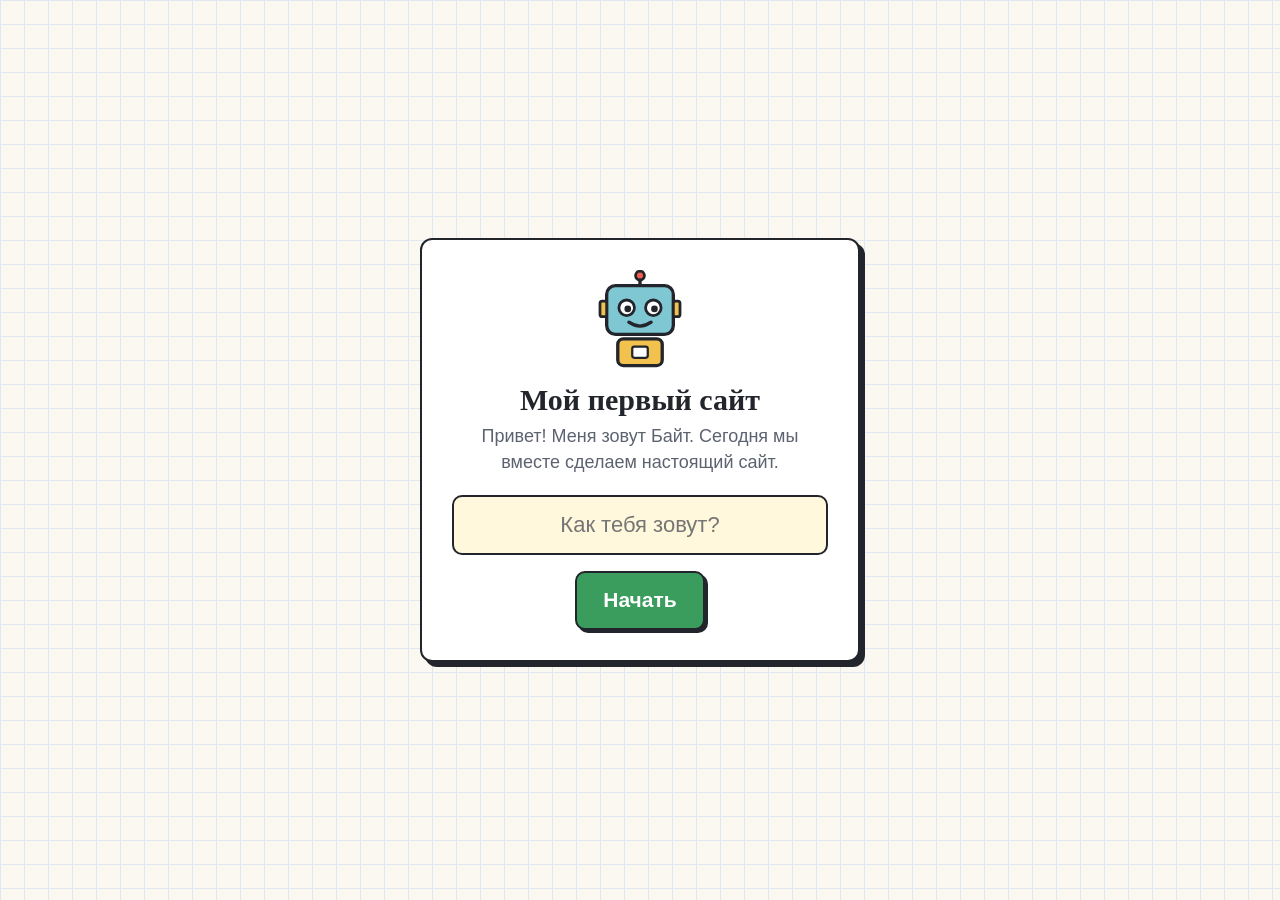
<file: index.html>
<!DOCTYPE html>
<html lang="ru">
<head>
  <meta charset="UTF-8">
  <meta name="viewport" content="width=device-width, initial-scale=1.0">
  <title>Мой первый сайт</title>
  <link rel="stylesheet" href="app.css">
</head>
<body>

  <!-- Робот Байт: рисуем один раз, дальше используем через <use> -->
  <svg width="0" height="0" style="position:absolute">
    <symbol id="robot" viewBox="0 0 80 90">
      <line x1="40" y1="14" x2="40" y2="4" stroke="#22252b" stroke-width="3"/>
      <circle cx="40" cy="5" r="4" fill="#f25f4c" stroke="#22252b" stroke-width="2.5"/>
      <rect x="10" y="14" width="60" height="44" rx="8" fill="#7fc8d3" stroke="#22252b" stroke-width="3"/>
      <rect x="4" y="28" width="6" height="14" rx="2" fill="#f2c14e" stroke="#22252b" stroke-width="2.5"/>
      <rect x="70" y="28" width="6" height="14" rx="2" fill="#f2c14e" stroke="#22252b" stroke-width="2.5"/>
      <circle cx="28" cy="34" r="7" fill="#fff" stroke="#22252b" stroke-width="2.5"/>
      <circle cx="52" cy="34" r="7" fill="#fff" stroke="#22252b" stroke-width="2.5"/>
      <circle cx="29" cy="35" r="3" fill="#22252b"/>
      <circle cx="53" cy="35" r="3" fill="#22252b"/>
      <path d="M30 47 q10 7 20 0" fill="none" stroke="#22252b" stroke-width="3" stroke-linecap="round"/>
      <rect x="20" y="62" width="40" height="24" rx="5" fill="#f2c14e" stroke="#22252b" stroke-width="3"/>
      <rect x="33" y="69" width="14" height="10" rx="2" fill="#fff" stroke="#22252b" stroke-width="2"/>
    </symbol>
  </svg>

  <!-- Приветствие -->
  <div class="welcome" id="welcome">
    <div class="welcome-box">
      <svg class="welcome-robot"><use href="#robot"/></svg>
      <h1>Мой первый сайт</h1>
      <p>Привет! Меня зовут Байт. Сегодня мы вместе сделаем настоящий сайт.</p>
      <input id="nameInput" maxlength="15" placeholder="Как тебя зовут?" autocomplete="off">
      <button id="startBtn" class="run">Начать</button>
    </div>
  </div>

  <header class="top">
    <div class="logo">Мой первый сайт</div>
    <nav class="stages" id="stages"></nav>
    <div class="player"><span id="playerName"></span> <button class="reset" id="resetBtn" title="Начать заново для нового ученика">↺</button></div>
  </header>

  <main class="layout">
    <section class="left">
      <div class="steps-bar"><span class="steps-label">Шаг</span><div class="dots" id="dots"></div></div>

      <div class="robot">
        <svg class="robot-face"><use href="#robot"/></svg>
        <div class="bubble" id="bubble"></div>
      </div>

      <div class="code-card">
        <div class="code-head"><span class="file" id="fileName"></span></div>
        <div class="code" id="code"></div>
      </div>

      <div class="chips" id="chips"></div>

      <div class="actions">
        <button class="run" id="runBtn">▶ Запустить</button>
        <button class="next hidden" id="nextBtn">Дальше →</button>
      </div>

      <button class="link" id="allCodeBtn">Посмотреть весь код моего сайта</button>

    </section>

    <section class="right">
      <div class="browser">
        <div class="browser-bar"><i></i><i></i><i></i><div class="address">мой-сайт.рф</div></div>
        <iframe id="preview" title="Твой сайт"></iframe>
      </div>
    </section>
  </main>

  <div class="modal hidden" id="modal"></div>

  <script src="levels.js"></script>
  <script src="nav.js"></script>
  <script src="app.js"></script>
</body>
</html>
</file>
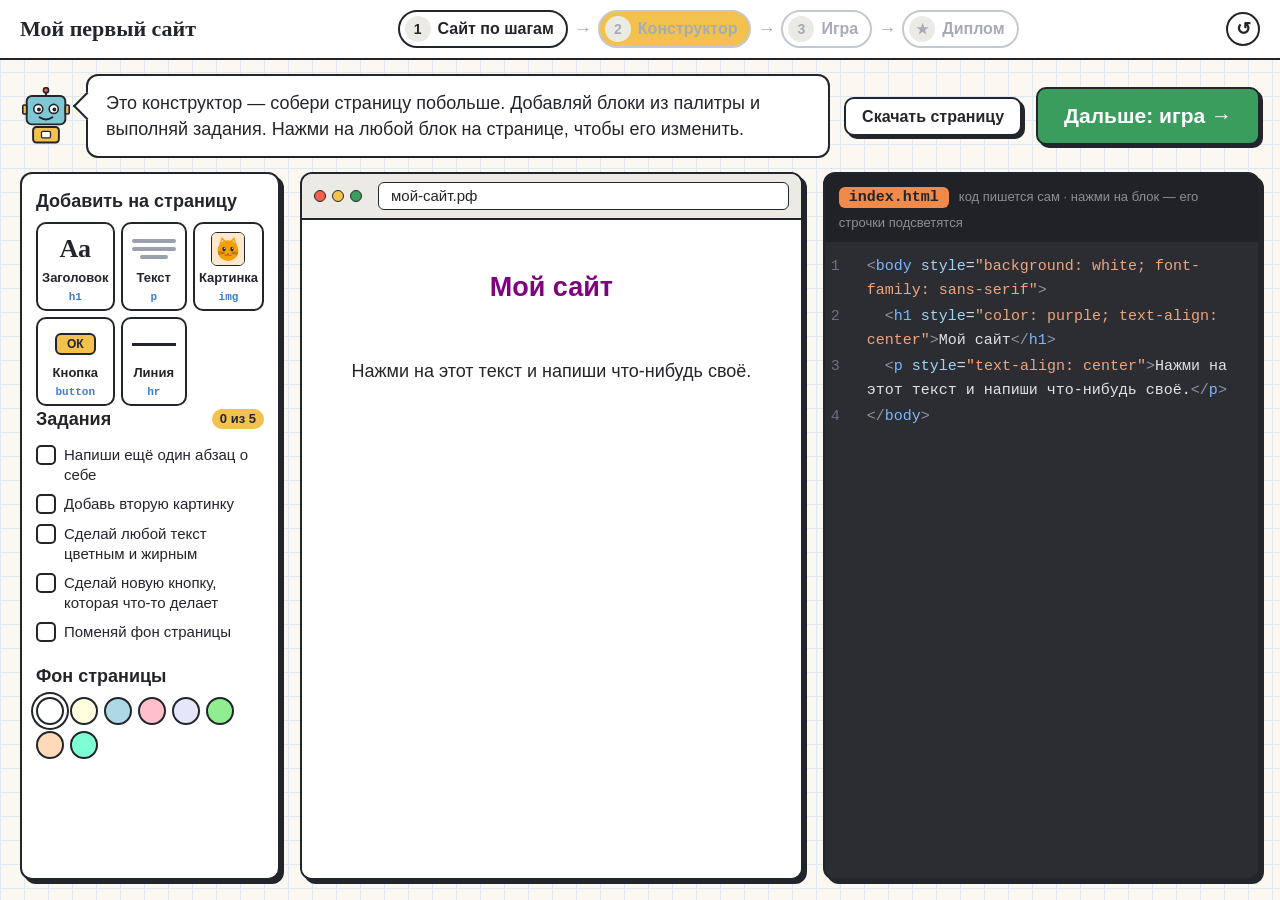
<file: constructor.html>
<!DOCTYPE html>
<html lang="ru">
<head>
  <meta charset="UTF-8">
  <meta name="viewport" content="width=device-width, initial-scale=1.0">
  <title>Конструктор страницы</title>
  <link rel="stylesheet" href="app.css">
</head>
<body class="cons">

  <header class="top">
    <div class="logo">Мой первый сайт</div>
    <nav class="stages" id="stages"></nav>
    <div class="player"><span id="playerName"></span> <button class="reset" id="resetBtn" title="Начать заново для нового ученика">↺</button></div>
  </header>

  <div class="robot cons-robot">
    <svg class="robot-face"><use href="#robot"/></svg>
    <div class="bubble" id="bubble"></div>
    <button class="next small" id="downloadBtn">Скачать страницу</button>
    <button class="run" id="nextStage">Дальше: игра →</button>
  </div>

  <main class="cons-layout">
    <!-- Палитра и задания -->
    <aside class="tools">
      <div class="tool-title">Добавить на страницу</div>
      <div class="palette">
        <button class="tile" data-add="h1"><span class="look look-h1">Аа</span><span class="tile-name">Заголовок</span><code>h1</code></button>
        <button class="tile" data-add="p"><span class="look look-p"><i></i><i></i><i></i></span><span class="tile-name">Текст</span><code>p</code></button>
        <button class="tile" data-add="img"><span class="look look-img" id="lookImg"></span><span class="tile-name">Картинка</span><code>img</code></button>
        <button class="tile" data-add="button"><span class="look look-btn"><i>ОК</i></span><span class="tile-name">Кнопка</span><code>button</code></button>
        <button class="tile" data-add="hr"><span class="look look-hr"><i></i></span><span class="tile-name">Линия</span><code>hr</code></button>
      </div>

      <div class="quests" id="quests"></div>

      <div class="tool-title">Фон страницы</div>
      <div class="swatches" id="bgSwatches"></div>
    </aside>

    <!-- Страница -->
    <section class="cons-page">
      <div class="browser">
        <div class="browser-bar"><i></i><i></i><i></i><div class="address">мой-сайт.рф</div></div>
        <div class="page" id="page"></div>
      </div>
    </section>

    <!-- Код -->
    <section class="cons-code">
      <div class="code-card">
        <div class="code-head"><span class="file html">index.html</span><span class="code-hint">код пишется сам · нажми на блок — его строчки подсветятся</span></div>
        <div class="live-code" id="liveCode"></div>
      </div>
    </section>
  </main>

  <script src="levels.js"></script>
  <script src="nav.js"></script>
  <script src="constructor.js"></script>
</body>
</html>
</file>
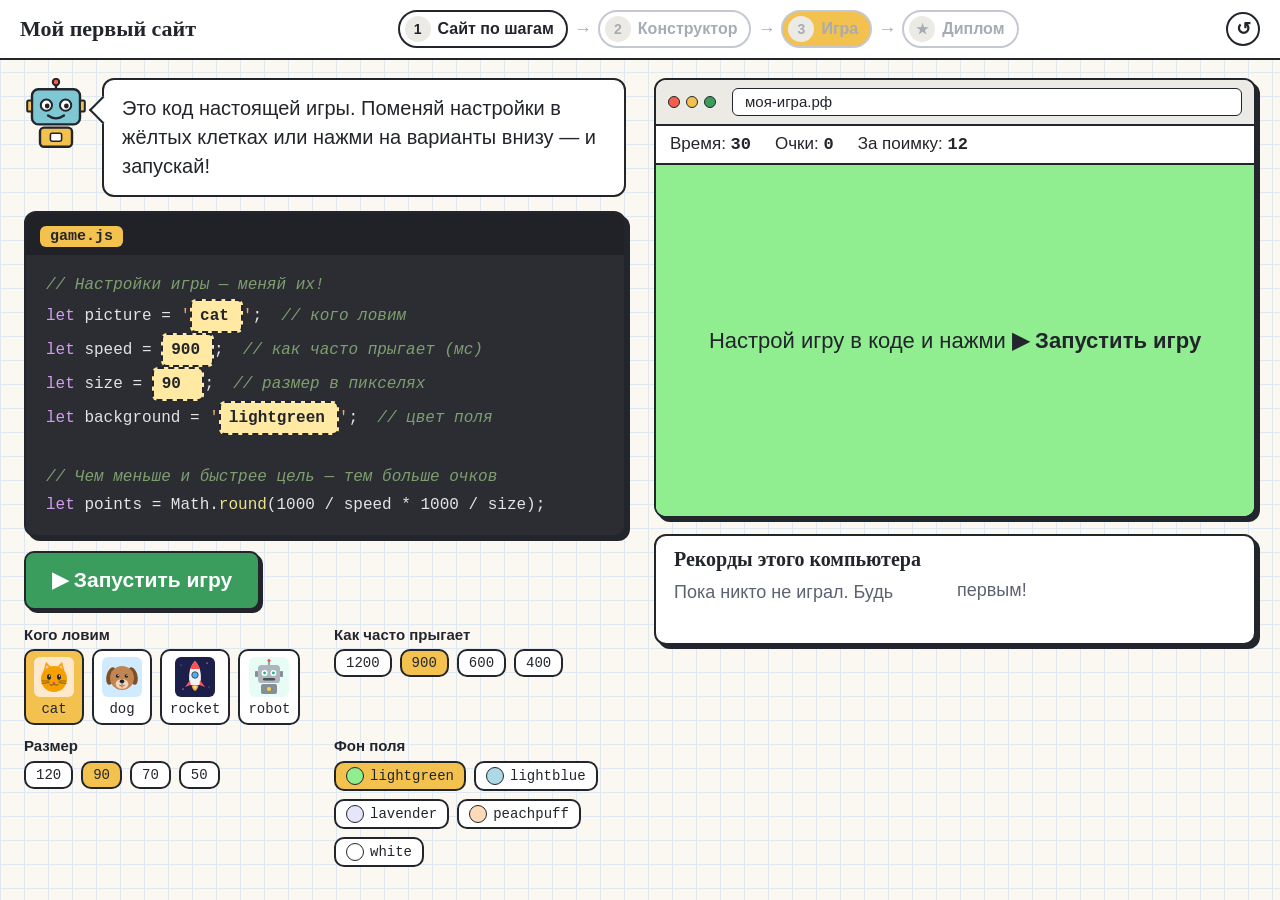
<file: game.html>
<!DOCTYPE html>
<html lang="ru">
<head>
  <meta charset="UTF-8">
  <meta name="viewport" content="width=device-width, initial-scale=1.0">
  <title>Игра «Поймай кота»</title>
  <link rel="stylesheet" href="app.css">
</head>
<body class="game-page">

  <svg width="0" height="0" style="position:absolute">
    <symbol id="robot" viewBox="0 0 80 90">
      <line x1="40" y1="14" x2="40" y2="4" stroke="#22252b" stroke-width="3"/>
      <circle cx="40" cy="5" r="4" fill="#f25f4c" stroke="#22252b" stroke-width="2.5"/>
      <rect x="10" y="14" width="60" height="44" rx="8" fill="#7fc8d3" stroke="#22252b" stroke-width="3"/>
      <rect x="4" y="28" width="6" height="14" rx="2" fill="#f2c14e" stroke="#22252b" stroke-width="2.5"/>
      <rect x="70" y="28" width="6" height="14" rx="2" fill="#f2c14e" stroke="#22252b" stroke-width="2.5"/>
      <circle cx="28" cy="34" r="7" fill="#fff" stroke="#22252b" stroke-width="2.5"/>
      <circle cx="52" cy="34" r="7" fill="#fff" stroke="#22252b" stroke-width="2.5"/>
      <circle cx="29" cy="35" r="3" fill="#22252b"/>
      <circle cx="53" cy="35" r="3" fill="#22252b"/>
      <path d="M30 47 q10 7 20 0" fill="none" stroke="#22252b" stroke-width="3" stroke-linecap="round"/>
      <rect x="20" y="62" width="40" height="24" rx="5" fill="#f2c14e" stroke="#22252b" stroke-width="3"/>
      <rect x="33" y="69" width="14" height="10" rx="2" fill="#fff" stroke="#22252b" stroke-width="2"/>
    </symbol>
  </svg>

  <header class="top">
    <div class="logo">Мой первый сайт</div>
    <nav class="stages" id="stages"></nav>
    <div class="player"><span id="playerName"></span> <button class="reset" id="resetBtn" title="Начать заново для нового ученика">↺</button></div>
  </header>

  <main class="layout">
    <section class="left">
      <div class="robot">
        <svg class="robot-face"><use href="#robot"/></svg>
        <div class="bubble" id="bubble"></div>
      </div>

      <div class="code-card">
        <div class="code-head"><span class="file js">game.js</span></div>
        <div class="code game-code" id="code"></div>
      </div>

      <div class="actions">
        <button class="run" id="playBtn">▶ Запустить игру</button>
      </div>

      <div class="choice-groups" id="choices"></div>
    </section>

    <section class="right">
      <div class="browser">
        <div class="browser-bar"><i></i><i></i><i></i><div class="address">моя-игра.рф</div></div>
        <div class="hud">
          <span>Время: <b id="timeLeft">30</b></span>
          <span>Очки: <b id="score">0</b></span>
          <span>За поимку: <b id="perCatch">0</b></span>
        </div>
        <div class="arena" id="arena">
          <img id="target" class="target hidden" alt="Лови!" draggable="false">
          <div class="arena-msg" id="arenaMsg"><span>Настрой игру в коде и нажми <b>▶ Запустить игру</b></span></div>
        </div>
      </div>
      <div class="records">
        <h3>Рекорды этого компьютера</h3>
        <ol id="records"></ol>
      </div>
    </section>
  </main>

  <script src="levels.js"></script>
  <script src="nav.js"></script>
  <script src="game.js"></script>
</body>
</html>
</file>
<file: app.css>
:root {
  --paper: #fbf8f1;
  --grid: #dfe7f1;
  --ink: #22252b;
  --muted: #5d6270;
  --red: #f25f4c;
  --green: #3a9d5d;
  --yellow: #f2c14e;
  --blue: #3c7dd9;
  --html: #f08a4b;
  --css: #5aa9e6;
  --js: #f2c14e;
  --mono: Consolas, 'Cascadia Mono', 'Courier New', monospace;
  --hand: 'Segoe Print', 'Comic Sans MS', cursive;
}

* { box-sizing: border-box; }

/* Фон — тетрадь в клетку */
body {
  margin: 0;
  min-height: 100vh;
  display: flex;
  flex-direction: column;
  color: var(--ink);
  font: 18px/1.45 'Segoe UI', Tahoma, sans-serif;
  background-color: var(--paper);
  background-image:
    linear-gradient(var(--grid) 1px, transparent 1px),
    linear-gradient(90deg, var(--grid) 1px, transparent 1px);
  background-size: 24px 24px;
}

.hidden { display: none !important; }

button { font: inherit; cursor: pointer; color: inherit; }

/* ===== Кнопки ===== */
.run, .next {
  padding: 12px 26px;
  border: 2px solid var(--ink);
  border-radius: 10px;
  font-size: 21px;
  font-weight: 700;
  box-shadow: 3px 3px 0 var(--ink);
}
.run { background: var(--green); color: #fff; }
.next { background: #fff; }
.run:active, .next:active { transform: translate(3px, 3px); box-shadow: none; }

/* ===== Приветствие ===== */
.welcome {
  position: fixed;
  inset: 0;
  z-index: 50;
  display: grid;
  place-items: center;
  padding: 16px;
  background: inherit;
}
.welcome-box {
  width: min(440px, 100%);
  padding: 30px;
  text-align: center;
  background: #fff;
  border: 2px solid var(--ink);
  border-radius: 12px;
  box-shadow: 5px 5px 0 var(--ink);
}
.welcome-robot { width: 90px; height: 100px; }
.welcome h1 { margin: 6px 0; font: 700 30px var(--hand); }
.welcome p { margin: 0 0 20px; color: var(--muted); }
.welcome input {
  width: 100%;
  margin-bottom: 16px;
  padding: 12px;
  font: inherit;
  font-size: 22px;
  text-align: center;
  border: 2px solid var(--ink);
  border-radius: 10px;
  outline: none;
}
.welcome input:focus { background: #fff8dc; }

/* ===== Шапка ===== */
.top {
  display: flex;
  align-items: center;
  gap: 16px;
  padding: 10px 20px;
  background: #fff;
  border-bottom: 2px solid var(--ink);
}
.logo { font: 700 22px var(--hand); white-space: nowrap; }
.dots { flex: 1; display: flex; justify-content: center; gap: 6px; flex-wrap: wrap; }
.dot {
  width: 38px;
  height: 38px;
  border: 2px solid var(--ink);
  border-radius: 50%;
  background: #fff;
  font-weight: 700;
}
.dot.done { background: var(--green); color: #fff; }
.dot.current { background: var(--yellow); color: var(--ink); }
.dot.locked { border-color: #b9bdc6; color: #b9bdc6; cursor: default; }
.player { font-weight: 700; white-space: nowrap; }
.reset {
  width: 34px;
  height: 34px;
  margin-left: 6px;
  border: 2px solid var(--ink);
  border-radius: 50%;
  background: #fff;
}

/* ===== Раскладка ===== */
.layout {
  flex: 1;
  display: grid;
  grid-template-columns: minmax(0, 1fr) minmax(0, 1fr);
  gap: 28px;
  padding: 24px;
}
.left { display: flex; flex-direction: column; gap: 18px; }

/* ===== Робот и его реплика ===== */
.robot { display: flex; align-items: flex-start; gap: 14px; }
.robot-face { width: 64px; height: 72px; flex-shrink: 0; }
.bubble {
  position: relative;
  flex: 1;
  padding: 14px 18px;
  background: #fff;
  border: 2px solid var(--ink);
  border-radius: 12px;
  font-size: 20px;
}
.bubble::before {
  content: '';
  position: absolute;
  left: -11px;
  top: 20px;
  width: 18px;
  height: 18px;
  background: #fff;
  border-left: 2px solid var(--ink);
  border-bottom: 2px solid var(--ink);
  transform: rotate(45deg);
}
.pop { animation: pop .2s; }
@keyframes pop { from { opacity: .3; } }

/* ===== Код ===== */
.code-card {
  overflow: hidden;
  background: #2b2d33;
  border: 2px solid var(--ink);
  border-radius: 12px;
  box-shadow: 4px 4px 0 var(--ink);
}
.code-head { padding: 8px 14px; background: #202227; }
.file {
  padding: 2px 10px;
  border-radius: 6px;
  font: 700 15px var(--mono);
  color: var(--ink);
}
.file.html { background: var(--html); }
.file.css { background: var(--css); }
.file.js { background: var(--js); }
.code {
  padding: 22px;
  overflow-x: auto;
  white-space: pre;
  color: #e3e3e3;
  font: clamp(16px, 1.55vw, 24px)/1.7 var(--mono);
}
.slot {
  padding: 1px 8px;
  border: 2px dashed var(--ink);
  border-radius: 6px;
  outline: none;
  background: #ffe9a3;
  color: var(--ink);
  font: inherit;
  font-weight: 700;
}
.slot::placeholder { color: #a99757; font-weight: 400; }
.slot:focus { border-style: solid; background: #fff3c4; }
.shake { animation: shake .35s; }
@keyframes shake { 25% { transform: translateX(-6px); } 75% { transform: translateX(6px); } }

.t-tag { color: #7cb7ff; }
.t-attr { color: #9fd4f5; }
.t-string { color: #f0a57a; }
.t-punct { color: #9095a3; }
.t-selector { color: #f2c66d; }
.t-number { color: #b9d7a8; }
.t-keyword { color: #d49cf0; }
.t-func { color: #ece28f; }
.t-comment { color: #7e9f6e; font-style: italic; }

/* ===== Цвета и картинки на выбор ===== */
.chips { display: flex; flex-wrap: wrap; gap: 8px; }
.chips:empty { display: none; }
.chip {
  display: flex;
  flex-direction: column;
  align-items: center;
  gap: 4px;
  padding: 6px 8px;
  background: #fff;
  border: 2px solid var(--ink);
  border-radius: 10px;
  font: 14px var(--mono);
}
.chip:hover { background: #fff3c4; }
.chip i { width: 36px; height: 36px; border-radius: 50%; border: 2px solid var(--ink); }
.chip.pic img { width: 70px; height: 70px; border-radius: 6px; }
.chip.font b { font-size: 26px; font-weight: 400; line-height: 36px; color: var(--ink); }
.chip.size { justify-content: flex-end; min-width: 64px; }
.chip.size i { border-radius: 4px; background: #ffe9a3; }

.actions { display: flex; gap: 14px; }
.link {
  align-self: flex-start;
  padding: 0;
  border: 0;
  background: none;
  color: var(--blue);
  text-decoration: underline;
}

/* ===== Окно браузера ===== */
.browser {
  height: 100%;
  min-height: 460px;
  display: flex;
  flex-direction: column;
  overflow: hidden;
  background: #fff;
  border: 2px solid var(--ink);
  border-radius: 12px;
  box-shadow: 4px 4px 0 var(--ink);
}
.browser-bar { display: flex; align-items: center; gap: 6px; padding: 8px 12px; background: #eceae4; border-bottom: 2px solid var(--ink); }
.browser-bar i { width: 12px; height: 12px; border-radius: 50%; border: 1.5px solid var(--ink); background: var(--red); }
.browser-bar i:nth-child(2) { background: var(--yellow); }
.browser-bar i:nth-child(3) { background: var(--green); }
.address { flex: 1; margin-left: 10px; padding: 2px 12px; border: 1.5px solid var(--ink); border-radius: 6px; background: #fff; font-size: 15px; }
.browser iframe { flex: 1; width: 100%; border: 0; }

/* ===== Окна ===== */
.modal {
  position: fixed;
  inset: 0;
  z-index: 60;
  display: grid;
  place-items: center;
  padding: 20px;
  overflow-y: auto;
  background: rgba(34, 37, 43, .55);
}
.box {
  position: relative;
  width: min(640px, 100%);
  padding: 24px 26px;
  background: #fff;
  border: 2px solid var(--ink);
  border-radius: 12px;
  box-shadow: 5px 5px 0 var(--ink);
}
.close {
  position: absolute;
  top: 12px;
  right: 12px;
  width: 38px;
  height: 38px;
  border: 2px solid var(--ink);
  border-radius: 50%;
  background: #fff;
  font-size: 24px;
  line-height: 1;
}
.close:hover { background: #fff3c4; }

.code-box h2 { margin: 0 50px 4px 0; font: 700 26px var(--hand); }
.code-box p { margin: 0 0 16px; color: var(--muted); }
.file-tabs { display: flex; gap: 6px; }
.file-tab {
  padding: 6px 14px;
  border: 2px solid var(--ink);
  border-bottom: 0;
  border-radius: 8px 8px 0 0;
  background: #eceae4;
  font: 700 15px var(--mono);
  color: var(--muted);
}
.file-tab.active { color: var(--ink); }
.file-tab.html.active { background: var(--html); }
.file-tab.css.active { background: var(--css); }
.file-tab.js.active { background: var(--js); }
.full-code {
  height: min(46vh, 340px);
  margin: 0;
  padding: 14px 16px;
  overflow: auto;
  background: #2b2d33;
  color: #e3e3e3;
  border: 2px solid var(--ink);
  border-radius: 0 8px 8px 8px;
  font: 16px/1.55 var(--mono);
}
.code-count { margin-top: 12px; color: var(--muted); }
.code-count b { color: var(--ink); }

.modal-actions { display: flex; flex-wrap: wrap; justify-content: center; gap: 12px; margin-top: 20px; }
.modal-actions .run, .modal-actions .next { font-size: 18px; padding: 8px 18px; }

/* Диплом — бумажная грамота, кнопки под ней */
.diploma-wrap { width: min(560px, 100%); }
.diploma {
  position: relative;
  padding: 30px 40px 26px;
  text-align: center;
  background: #fffdf6;
  border: 2px solid var(--ink);
  border-radius: 6px;
  box-shadow: 5px 5px 0 var(--ink);
}
.diploma::before {
  content: '';
  position: absolute;
  inset: 10px;
  border: 2px dashed #d8c58f;
  border-radius: 4px;
  pointer-events: none;
}
.diploma-robot { width: 56px; height: 64px; }
.diploma-title { font: 700 42px/1.1 var(--hand); color: var(--red); text-transform: uppercase; letter-spacing: 3px; }
.diploma-sub { margin-bottom: 16px; color: var(--muted); }
.diploma-name { display: inline-block; min-width: 220px; padding: 0 20px 2px; border-bottom: 2px solid var(--ink); font: 700 34px var(--hand); }
.diploma p { margin: 14px 0 10px; }
.skills { display: flex; justify-content: center; gap: 8px; }
.skills span { padding: 2px 12px; border: 2px solid var(--ink); border-radius: 6px; font: 700 15px var(--mono); }
.skills .html { background: var(--html); }
.skills .css { background: var(--css); }
.skills .js { background: var(--js); }
.diploma-foot { display: flex; justify-content: space-between; gap: 20px; margin-top: 26px; text-align: left; }
.diploma-foot div { display: flex; flex-direction: column; }
.diploma-foot span { min-width: 150px; padding: 0 4px 2px; border-bottom: 1.5px solid var(--ink); }
.diploma-foot .sign { font: 700 22px var(--hand); color: var(--blue); }
.diploma-foot small { padding-left: 4px; color: var(--muted); font-size: 13px; }

@media print {
  body { background: #fff; }
  body > *:not(.modal) { display: none !important; }
  .more-games { display: none; }
  .modal { position: static; background: none; }
  .modal-actions { display: none; }
  .diploma { box-shadow: none; }
}


/* ===== Конструктор страницы ===== */
body.cons { height: 100vh; overflow: hidden; }
.next.small, .run.small { padding: 6px 16px; font-size: 16px; }

.cons-layout {
  flex: 1;
  min-height: 0;
  display: grid;
  grid-template-columns: 260px minmax(0, 1.15fr) minmax(0, 1fr);
  gap: 20px;
  padding: 14px 20px 20px;
}
.tools {
  overflow-y: auto;
  padding: 14px;
  background: #fff;
  border: 2px solid var(--ink);
  border-radius: 12px;
  box-shadow: 4px 4px 0 var(--ink);
}
.tool-title { display: flex; justify-content: space-between; align-items: center; margin: 16px 0 8px; font-weight: 700; }
.tool-title:first-child { margin-top: 0; }

/* Палитра: у каждой плитки маленький образец того, что добавится */
.palette { display: grid; grid-template-columns: repeat(3, 1fr); gap: 6px; }
.tile {
  display: flex;
  flex-direction: column;
  align-items: center;
  gap: 3px;
  padding: 8px 4px 6px;
  background: #fff;
  border: 2px solid var(--ink);
  border-radius: 10px;
  font-size: 13px;
  transition: transform .1s;
}
.tile:hover { background: #fff3c4; transform: translateY(-2px); }
.tile:active { transform: translate(2px, 2px); }
.tile code { font: 700 11px var(--mono); color: var(--blue); }
.tile-name { font-weight: 600; }
.look { display: grid; place-items: center; width: 48px; height: 34px; }
.look-h1 { font: 700 26px/1 Georgia, serif; }
.look-p { display: flex; flex-direction: column; justify-content: center; gap: 4px; }
.look-p i { display: block; width: 44px; height: 4px; background: #9aa0ad; border-radius: 2px; }
.look-p i:last-child { width: 28px; }
.look-img img { width: 34px; height: 34px; border: 1.5px solid var(--ink); border-radius: 6px; }
.look-btn i { padding: 2px 10px; background: var(--yellow); border: 2px solid var(--ink); border-radius: 6px; font: 700 12px sans-serif; }
.look-hr i { display: block; width: 44px; border-top: 3px solid var(--ink); }

/* Задания */
.quest-count { padding: 1px 8px; border-radius: 99px; background: var(--yellow); font-size: 13px; }
.quests ul { margin: 0; padding: 0; list-style: none; }
.quests li { display: flex; align-items: flex-start; gap: 8px; padding: 5px 0; font-size: 15px; line-height: 1.3; }
.quests .check {
  display: grid;
  place-items: center;
  flex: none;
  width: 20px;
  height: 20px;
  border: 2px solid var(--ink);
  border-radius: 5px;
  color: #fff;
  font-size: 13px;
  font-weight: 800;
}
.quests li.done { color: var(--muted); text-decoration: line-through; }
.quests li.done .check { background: var(--green); }

.swatches { display: flex; flex-wrap: wrap; gap: 6px; }
.sw { width: 28px; height: 28px; border: 2px solid var(--ink); border-radius: 50%; }
.sw.on { box-shadow: 0 0 0 3px #fff, 0 0 0 5px var(--ink); }

/* Страница */
.cons-page { min-height: 0; }
.cons-page .browser { position: relative; min-height: 0; }
.page { position: relative; flex: 1; overflow: auto; padding: 18px 18px 140px; background: #fff; }
.blk { position: relative; margin: 6px 0; padding: 0 8px; border: 2px dashed transparent; border-radius: 8px; cursor: pointer; }
.blk:hover { border-color: #c9cdd6; }
.blk.sel { border: 2px solid var(--blue); }
.blk-tag {
  position: absolute;
  top: -11px;
  left: 8px;
  display: none;
  padding: 0 6px;
  border-radius: 4px;
  background: var(--blue);
  color: #fff;
  font: 700 11px/18px var(--mono);
}
.blk:hover .blk-tag, .blk.sel .blk-tag { display: block; }
.blk:hover:not(.sel) .blk-tag { background: #9aa0ad; }
.blk [contenteditable] { outline: none; cursor: text; }
.blk button { cursor: pointer; font-size: 22px; padding: 8px 22px; border: 2px solid var(--ink); border-radius: 10px; }
.flash { animation: flash .9s; }
@keyframes flash { 30% { background: rgba(242, 193, 78, .45); } }
.empty { margin-top: 40px; text-align: center; color: var(--muted); }

/* Панелька над выбранным блоком */
.toolbar {
  position: absolute;
  left: 50%;
  z-index: 4;
  width: max-content;
  max-width: calc(100% - 16px);
  padding: 8px 10px;
  transform: translateX(-50%);
  background: #fff;
  border: 2px solid var(--ink);
  border-radius: 10px;
  box-shadow: 3px 3px 0 var(--ink);
  color: var(--ink);
  font: 15px 'Segoe UI', Tahoma, sans-serif;
  text-align: left;
  cursor: default;
}
.tb-title { margin-bottom: 6px; font-size: 13px; font-weight: 700; color: var(--muted); }
.tb-title code { color: var(--blue); }
.tb-row { display: flex; flex-wrap: wrap; align-items: center; gap: 4px; }
.tb-row + .tb-row { margin-top: 6px; }
.tb-sep { width: 1px; height: 24px; margin: 0 4px; background: #d7d9df; }
.tb-grow { flex: 1; }
.tbb {
  min-width: 30px;
  height: 30px;
  padding: 0 8px;
  background: #fff;
  border: 2px solid var(--ink);
  border-radius: 7px;
  font-size: 14px;
  line-height: 1;
}
.tbb:hover { background: #fff3c4; }
.tbb.on { background: var(--yellow); }
.tbb svg { width: 16px; height: 16px; vertical-align: middle; fill: none; stroke: var(--ink); stroke-width: 1.8; stroke-linecap: round; }
.tbb[data-remove] { color: var(--red); }
.tb-dots { display: flex; gap: 3px; }
.dot-c { width: 22px; height: 22px; border: 2px solid var(--ink); border-radius: 50%; }
.dot-c.on { box-shadow: 0 0 0 2px #fff, 0 0 0 4px var(--ink); }
.tb-thumbs { display: flex; gap: 4px; }
.thumb { padding: 1px; background: #fff; border: 2px solid var(--ink); border-radius: 6px; }
.thumb img { display: block; width: 30px; height: 30px; border-radius: 3px; }
.thumb.on { background: var(--yellow); }
.tb-val { min-width: 36px; text-align: center; font: 700 14px var(--mono); }
.tb-label { margin-right: 2px; font-size: 14px; font-weight: 600; }
.tb-input { width: 150px; height: 30px; padding: 0 8px; font: inherit; border: 2px solid var(--ink); border-radius: 7px; outline: none; }
.tb-input.wide { width: 220px; }
.tb-input:focus { background: #fff8dc; }
.tb-warn { color: var(--red); font-size: 14px; }

/* Код */
.cons-code { min-height: 0; }
.cons-code .code-card { height: 100%; display: flex; flex-direction: column; }
.code-hint { margin-left: 10px; color: #8b8f99; font-size: 13px; }
.live-code { position: relative; flex: 1; overflow: auto; padding: 12px 0; color: #e3e3e3; font: 15px/1.6 var(--mono); }
.ln { padding: 1px 14px 1px 42px; text-indent: -36px; white-space: pre-wrap; word-break: break-word; }
.ln .num { display: inline-block; width: 36px; text-indent: 0; color: #6c7080; user-select: none; }
.ln.hot { background: rgba(242, 193, 78, .2); box-shadow: inset 4px 0 0 var(--yellow); }

/* Все задания выполнены — кнопка «Дальше» зовёт */
.run.ready { animation: ready 1.4s ease-in-out infinite; }
@keyframes ready { 50% { transform: scale(1.06); } }

/* Игры под дипломом */
.games { display: flex; flex-wrap: wrap; gap: 8px; }
.games a {
  padding: 4px 12px;
  border: 2px solid var(--ink);
  border-radius: 8px;
  background: #fff3c4;
  color: var(--ink);
  font-size: 16px;
  text-decoration: none;
}
.games a:hover { background: var(--yellow); }

/* Сообщение кнопки в конструкторе */
.page-alert {
  position: absolute;
  inset: 0;
  z-index: 5;
  display: flex;
  align-items: center;
  justify-content: center;
  background: rgba(34, 37, 43, .35);
}
.page-alert .card {
  min-width: 240px;
  max-width: 80%;
  padding: 18px 24px 20px;
  text-align: center;
  background: #fff;
  border: 2px solid var(--ink);
  border-radius: 12px;
  box-shadow: 4px 4px 0 var(--ink);
}
.page-alert .head { margin-bottom: 6px; font-size: 14px; color: var(--muted); }
.page-alert .text { margin-bottom: 16px; font-size: 26px; font-weight: 700; word-break: break-word; }

/* ===== Игра «Поймай кота» ===== */
.game-code { padding: 16px 20px; font-size: clamp(14px, 1.25vw, 18px); line-height: 1.75; }
.choice-groups { display: grid; grid-template-columns: 1fr 1fr; gap: 10px 18px; }
.choice-label { margin-bottom: 4px; font-size: 15px; font-weight: 600; }
.chip.on { background: var(--yellow); }
.chip.small-pic img { width: 40px; height: 40px; }
.chip.mini { flex-direction: row; gap: 6px; padding: 4px 10px; }
.chip.mini i { width: 18px; height: 18px; border-width: 1.5px; }

.game-page .right { display: flex; flex-direction: column; gap: 16px; }
.game-page .left { gap: 14px; }
.game-page .layout { align-items: start; }
.game-page .browser { flex: none; height: 440px; min-height: 0; }
.game-page .layout { padding: 18px 24px; }
.hud { display: flex; gap: 24px; padding: 6px 14px; border-bottom: 2px solid var(--ink); background: #fff; font-size: 17px; }
.hud b { font-family: var(--mono); }
.arena { position: relative; flex: 1; overflow: hidden; background: lightgreen; }
.target { position: absolute; cursor: pointer; user-select: none; touch-action: manipulation; border-radius: 10px; }
.caught { animation: caught .2s; }
@keyframes caught { 50% { transform: scale(1.25) rotate(8deg); } }
.arena-msg {
  position: absolute;
  inset: 0;
  display: flex;
  align-items: center;
  justify-content: center;
  padding: 20px;
  text-align: center;
  font-size: 22px;
  line-height: 1.6;
}
.run:disabled { opacity: .5; cursor: default; }
.records {
  padding: 12px 18px;
  background: #fff;
  border: 2px solid var(--ink);
  border-radius: 12px;
  box-shadow: 4px 4px 0 var(--ink);
}
.records h3 { margin: 0 0 6px; font: 700 20px var(--hand); }
.records ol { margin: 0; padding-left: 26px; columns: 2; column-gap: 30px; }
.records li { padding: 2px 0; }
.records li span { display: inline-block; min-width: 110px; }
.records li b { font-family: var(--mono); }
.no-records { list-style: none; margin-left: -26px; color: var(--muted); }

/* ===== Этапы в шапке (общие для всех частей) ===== */
.stages { flex: 1; display: flex; align-items: center; justify-content: center; gap: 6px; flex-wrap: wrap; }
.stage {
  display: flex;
  align-items: center;
  gap: 7px;
  padding: 4px 12px 4px 5px;
  border: 2px solid var(--ink);
  border-radius: 99px;
  background: #fff;
  color: var(--ink);
  font-size: 16px;
  font-weight: 600;
  text-decoration: none;
  white-space: nowrap;
}
a.stage:hover, button.stage:hover { background: #fff3c4; }
.stage-num {
  display: grid;
  place-items: center;
  width: 26px;
  height: 26px;
  border-radius: 50%;
  background: #eceae4;
  font-size: 14px;
  font-weight: 700;
}
.stage.done .stage-num { background: var(--green); color: #fff; }
.stage.current { background: var(--yellow); }
.stage.locked { border-color: #c4c8d0; color: #a6abb6; cursor: not-allowed; }
.stage-arrow { color: #a6abb6; }

/* Шаги 1–10 над роботом */
.steps-bar { display: flex; align-items: center; gap: 10px; flex-wrap: wrap; }
.steps-label { font-weight: 700; }
.steps-bar .dots { flex: none; justify-content: flex-start; }
.steps-bar .dot { width: 34px; height: 34px; font-size: 15px; }

/* Полоса с роботом в конструкторе */
.cons-robot { align-items: center; padding: 14px 20px 0; }
.cons-robot .bubble { font-size: 18px; }
.cons-robot .robot-face { width: 52px; height: 58px; }
.cons-robot .run, .cons-robot .next { white-space: nowrap; text-decoration: none; }

/* Под дипломом — игры */
.more-games {
  margin-top: 16px;
  padding: 12px 16px;
  background: #fff;
  border: 2px solid var(--ink);
  border-radius: 12px;
  font-size: 16px;
}
.more-games .games { margin-top: 8px; }
.arena-msg .run { margin-top: 12px; font-size: 18px; padding: 8px 18px; }

/* ===== Мобильная версия (планшет и телефон) ===== */
@media (max-width: 1000px) {
  /* clip, а не hidden: не ломает «прилипание» сайта к верху */
  body, body.cons { height: auto; min-height: 100vh; overflow: visible; overflow-x: clip; }
  .top { flex-wrap: wrap; gap: 8px 12px; padding: 8px 12px; }
  .logo { font-size: 18px; }
  .stages { order: 3; flex: 1 1 100%; min-width: 0; justify-content: flex-start; flex-wrap: nowrap; overflow-x: auto; padding-bottom: 2px; }
  .left, .tools, .cons-code, .code-card { min-width: 0; }
  .player { margin-left: auto; }

  .layout, .cons-layout { display: flex; flex-direction: column; gap: 16px; padding: 12px; }

  /* Сайт всегда сверху и не уезжает при прокрутке — видно, что меняет код */
  .right, .cons-page { order: -1; position: sticky; top: 0; z-index: 10; padding: 6px 0 4px; background: var(--paper); }
  .right .browser, .cons-page .browser { height: 40vh; min-height: 230px; }

  /* В игре поле сверху, но не прилипает: под ним рекорды */
  .game-page .layout { align-items: stretch; }
  .game-page .right { position: static; padding: 0; background: none; }
  .game-page .browser { height: 58vh; min-height: 300px; }

  .cons-robot { flex-wrap: wrap; padding: 10px 12px 0; }
  .cons-robot .bubble { flex: 1 1 calc(100% - 70px); }
  .tools { overflow: visible; }
  .cons-code .code-card { height: 320px; }
  .page { padding-bottom: 60px; }
}

@media (max-width: 600px) {
  body { font-size: 16px; }
  .stage { padding: 3px 10px 3px 4px; font-size: 13px; }
  .stage-num { width: 22px; height: 22px; font-size: 12px; }
  .stage-arrow { display: none; }

  .robot { gap: 10px; }
  .robot-face { width: 44px; height: 50px; }
  .bubble { padding: 10px 14px; font-size: 16px; }
  .bubble::before { top: 14px; }
  .steps-bar .dot { width: 28px; height: 28px; font-size: 13px; }
  .steps-label { display: none; }

  .code { padding: 14px; font-size: 15px; }
  .game-code { font-size: 14px; }
  .actions { flex-wrap: wrap; }
  .run, .next { padding: 10px 18px; font-size: 18px; }
  .chip.pic img { width: 56px; height: 56px; }
  .choice-groups { grid-template-columns: 1fr; }
  .records ol { columns: 1; }
  .hud { gap: 14px; font-size: 15px; }

  .box { padding: 18px; }
  .diploma { padding: 24px 18px 20px; }
  .diploma-title { font-size: 30px; }
  .diploma-name { min-width: 0; font-size: 26px; }
  .diploma-foot { flex-direction: column; gap: 12px; }
  .welcome h1 { font-size: 26px; }

  .cons-robot .run, .cons-robot .next { flex: 1; padding: 8px 10px; font-size: 15px; }
  .toolbar { font-size: 14px; }
  .tb-input { width: 120px; }
  .tb-input.wide { width: 100%; }
}
</file>
